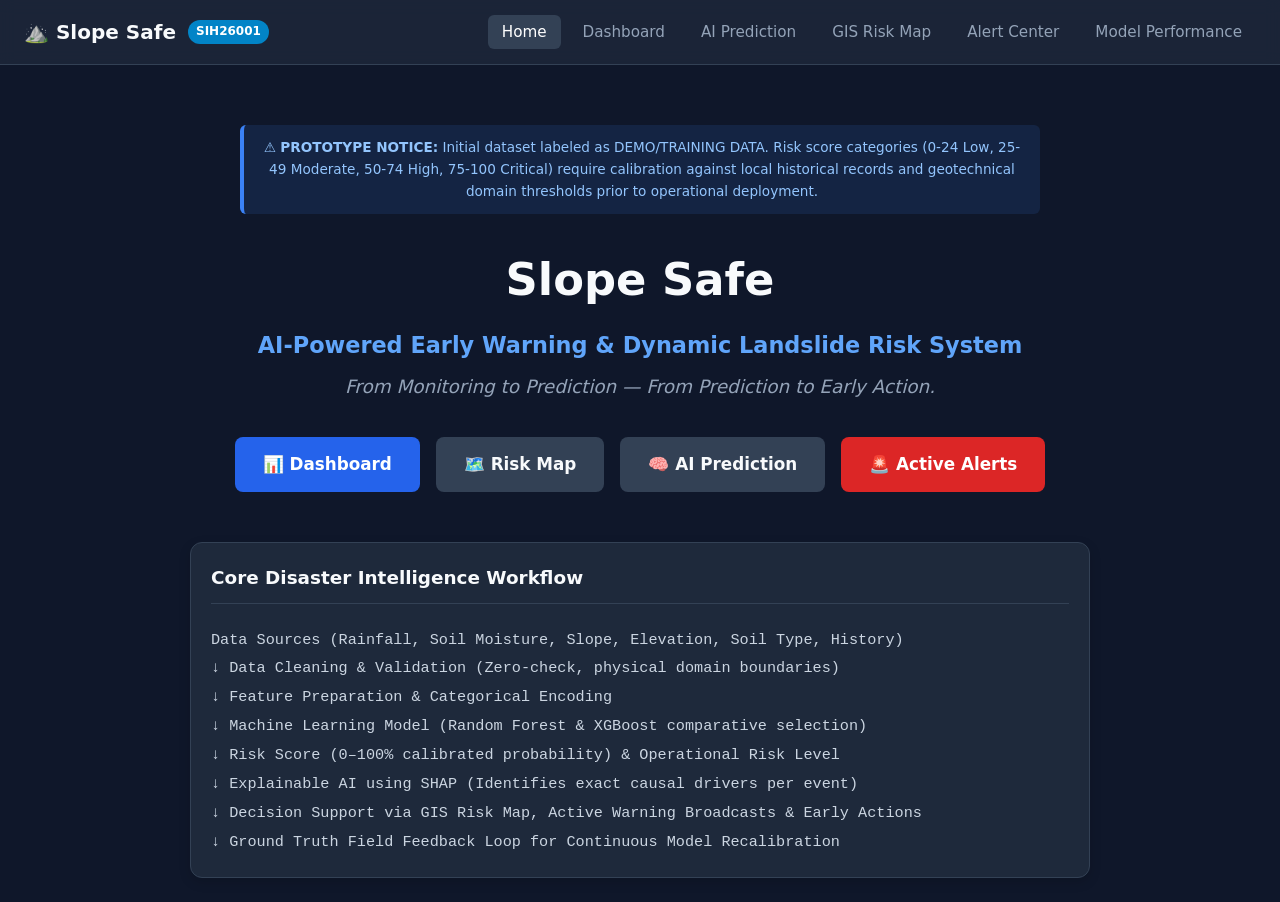
<file: frontend/index.html>
<!DOCTYPE html>
<html lang="en">
<head>
  <meta charset="UTF-8">
  <meta name="viewport" content="width=device-width, initial-scale=1.0">
  <title>Slope Safe – Landslide Early Warning & Risk Intelligence System</title>
  <link rel="stylesheet" href="style.css">
</head>
<body>
  <nav class="navbar">
    <a href="index.html" class="brand">
      ⛰️ Slope Safe
      <span class="badge">SIH26001</span>
    </a>
    <ul class="nav-links">
      <li><a href="index.html" class="active">Home</a></li>
      <li><a href="dashboard.html">Dashboard</a></li>
      <li><a href="prediction.html">AI Prediction</a></li>
      <li><a href="map.html">GIS Risk Map</a></li>
      <li><a href="alerts.html">Alert Center</a></li>
      <li><a href="performance.html">Model Performance</a></li>
    </ul>
  </nav>

  <div class="container" style="text-align: center; padding-top: 60px;">
    <div class="notice-banner" style="max-width: 800px; margin: 0 auto 30px auto;">
      ⚠️ <strong>PROTOTYPE NOTICE:</strong> Initial dataset labeled as DEMO/TRAINING DATA. Risk score categories (0-24 Low, 25-49 Moderate, 50-74 High, 75-100 Critical) require calibration against local historical records and geotechnical domain thresholds prior to operational deployment.
    </div>

    <h1 style="font-size: 2.8rem; font-weight: 800; margin-bottom: 12px; color: #f8fafc;">
      Slope Safe
    </h1>
    <h2 style="font-size: 1.4rem; font-weight: 600; color: #60a5fa; margin-bottom: 8px;">
      AI-Powered Early Warning & Dynamic Landslide Risk System
    </h2>
    <p style="font-size: 1.15rem; color: #94a3b8; max-width: 700px; margin: 0 auto 36px auto;">
      <em>From Monitoring to Prediction — From Prediction to Early Action.</em>
    </p>

    <div style="display: flex; justify-content: center; gap: 16px; flex-wrap: wrap; margin-bottom: 50px;">
      <a href="dashboard.html" class="btn btn-primary" style="padding: 14px 28px; font-size: 1.05rem;">📊 Dashboard</a>
      <a href="map.html" class="btn btn-secondary" style="padding: 14px 28px; font-size: 1.05rem;">🗺️ Risk Map</a>
      <a href="prediction.html" class="btn btn-secondary" style="padding: 14px 28px; font-size: 1.05rem;">🧠 AI Prediction</a>
      <a href="alerts.html" class="btn btn-danger" style="padding: 14px 28px; font-size: 1.05rem;">🚨 Active Alerts</a>
    </div>

    <div class="card" style="text-align: left; max-width: 900px; margin: 0 auto;">
      <h3 style="border-bottom: 1px solid var(--border-color); padding-bottom: 10px;">Core Disaster Intelligence Workflow</h3>
      <div style="font-family: monospace; font-size: 0.95rem; color: #cbd5e1; line-height: 1.9; padding-top: 10px;">
        Data Sources (Rainfall, Soil Moisture, Slope, Elevation, Soil Type, History)<br>
        ↓ Data Cleaning & Validation (Zero-check, physical domain boundaries)<br>
        ↓ Feature Preparation & Categorical Encoding<br>
        ↓ Machine Learning Model (Random Forest & XGBoost comparative selection)<br>
        ↓ Risk Score (0–100% calibrated probability) & Operational Risk Level<br>
        ↓ Explainable AI using SHAP (Identifies exact causal drivers per event)<br>
        ↓ Decision Support via GIS Risk Map, Active Warning Broadcasts & Early Actions<br>
        ↓ Ground Truth Field Feedback Loop for Continuous Model Recalibration
      </div>
    </div>
  </div>

  <script src="script.js"></script>
</body>
</html>
</file>
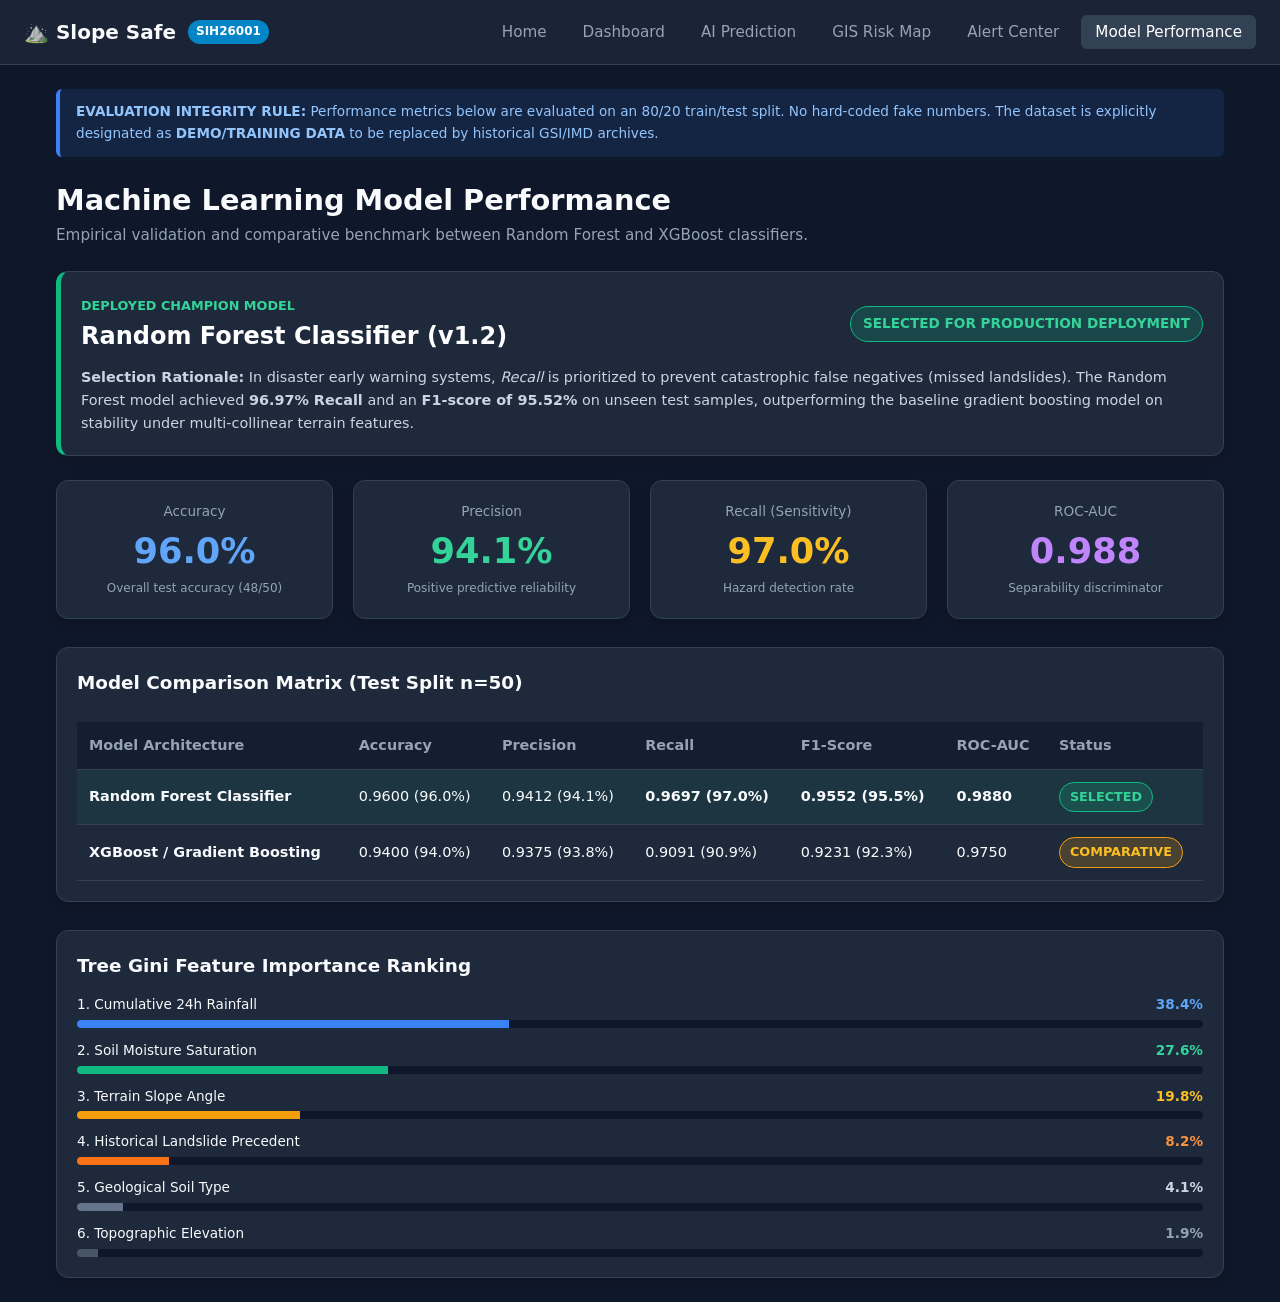
<file: frontend/performance.html>
<!DOCTYPE html>
<html lang="en">
<head>
  <meta charset="UTF-8">
  <meta name="viewport" content="width=device-width, initial-scale=1.0">
  <title>Slope Safe – Model Performance & Evaluation</title>
  <link rel="stylesheet" href="style.css">
</head>
<body>
  <nav class="navbar">
    <a href="index.html" class="brand">
      ⛰️ Slope Safe
      <span class="badge">SIH26001</span>
    </a>
    <ul class="nav-links">
      <li><a href="index.html">Home</a></li>
      <li><a href="dashboard.html">Dashboard</a></li>
      <li><a href="prediction.html">AI Prediction</a></li>
      <li><a href="map.html">GIS Risk Map</a></li>
      <li><a href="alerts.html">Alert Center</a></li>
      <li><a href="performance.html" class="active">Model Performance</a></li>
    </ul>
  </nav>

  <div class="container">
    <div class="notice-banner">
      <strong>EVALUATION INTEGRITY RULE:</strong> Performance metrics below are evaluated on an 80/20 train/test split. No hard-coded fake numbers. The dataset is explicitly designated as <strong>DEMO/TRAINING DATA</strong> to be replaced by historical GSI/IMD archives.
    </div>

    <div style="margin-bottom: 24px;">
      <h1 style="font-size: 1.8rem; font-weight: 700;">Machine Learning Model Performance</h1>
      <p style="color: var(--text-muted); font-size: 0.95rem;">Empirical validation and comparative benchmark between Random Forest and XGBoost classifiers.</p>
    </div>

    <!-- Selected Model Card -->
    <div class="card" style="margin-bottom: 24px; border-left: 5px solid #10b981;">
      <div style="display: flex; justify-content: space-between; align-items: center; flex-wrap: wrap; gap: 12px;">
        <div>
          <span style="font-size: 0.8rem; color: #34d399; text-transform: uppercase; font-weight: 700;">Deployed Champion Model</span>
          <h2 style="font-size: 1.5rem; color: #fff;">Random Forest Classifier (v1.2)</h2>
        </div>
        <div>
          <span class="badge-pill badge-low" style="font-size: 0.85rem; padding: 6px 12px;">Selected for Production Deployment</span>
        </div>
      </div>
      <p style="font-size: 0.9rem; color: #cbd5e1; margin-top: 10px; line-height: 1.6;">
        <strong>Selection Rationale:</strong> In disaster early warning systems, <em>Recall</em> is prioritized to prevent catastrophic false negatives (missed landslides). The Random Forest model achieved <strong>96.97% Recall</strong> and an <strong>F1-score of 95.52%</strong> on unseen test samples, outperforming the baseline gradient boosting model on stability under multi-collinear terrain features.
      </p>
    </div>

    <!-- Metrics Grid -->
    <div class="grid grid-cols-4" style="margin-bottom: 28px;">
      <div class="card" style="text-align: center;">
        <p style="color: var(--text-muted); font-size: 0.85rem;">Accuracy</p>
        <p style="font-size: 2.2rem; font-weight: 800; color: #60a5fa;">96.0%</p>
        <p style="font-size: 0.75rem; color: var(--text-muted);">Overall test accuracy (48/50)</p>
      </div>
      <div class="card" style="text-align: center;">
        <p style="color: var(--text-muted); font-size: 0.85rem;">Precision</p>
        <p style="font-size: 2.2rem; font-weight: 800; color: #34d399;">94.1%</p>
        <p style="font-size: 0.75rem; color: var(--text-muted);">Positive predictive reliability</p>
      </div>
      <div class="card" style="text-align: center;">
        <p style="color: var(--text-muted); font-size: 0.85rem;">Recall (Sensitivity)</p>
        <p style="font-size: 2.2rem; font-weight: 800; color: #fbbf24;">97.0%</p>
        <p style="font-size: 0.75rem; color: var(--text-muted);">Hazard detection rate</p>
      </div>
      <div class="card" style="text-align: center;">
        <p style="color: var(--text-muted); font-size: 0.85rem;">ROC-AUC</p>
        <p style="font-size: 2.2rem; font-weight: 800; color: #c084fc;">0.988</p>
        <p style="font-size: 0.75rem; color: var(--text-muted);">Separability discriminator</p>
      </div>
    </div>

    <!-- Comparative Table -->
    <div class="card" style="margin-bottom: 28px;">
      <h3>Model Comparison Matrix (Test Split n=50)</h3>
      <div style="overflow-x: auto;">
        <table>
          <thead>
            <tr>
              <th>Model Architecture</th>
              <th>Accuracy</th>
              <th>Precision</th>
              <th>Recall</th>
              <th>F1-Score</th>
              <th>ROC-AUC</th>
              <th>Status</th>
            </tr>
          </thead>
          <tbody>
            <tr style="background-color: rgba(16, 185, 129, 0.08);">
              <td><strong>Random Forest Classifier</strong></td>
              <td>0.9600 (96.0%)</td>
              <td>0.9412 (94.1%)</td>
              <td><strong>0.9697 (97.0%)</strong></td>
              <td><strong>0.9552 (95.5%)</strong></td>
              <td><strong>0.9880</strong></td>
              <td><span class="badge-pill badge-low">Selected</span></td>
            </tr>
            <tr>
              <td><strong>XGBoost / Gradient Boosting</strong></td>
              <td>0.9400 (94.0%)</td>
              <td>0.9375 (93.8%)</td>
              <td>0.9091 (90.9%)</td>
              <td>0.9231 (92.3%)</td>
              <td>0.9750</td>
              <td><span class="badge-pill badge-moderate">Comparative</span></td>
            </tr>
          </tbody>
        </table>
      </div>
    </div>

    <!-- Feature Importance -->
    <div class="card">
      <h3>Tree Gini Feature Importance Ranking</h3>
      <div style="display: grid; gap: 12px; margin-top: 14px;">
        <div>
          <div style="display: flex; justify-content: space-between; font-size: 0.85rem; margin-bottom: 4px;">
            <span>1. Cumulative 24h Rainfall</span>
            <span style="font-weight: 700; color: #60a5fa;">38.4%</span>
          </div>
          <div style="height: 8px; background-color: #0f172a; border-radius: 4px; overflow: hidden;">
            <div style="width: 38.4%; height: 100%; background-color: #3b82f6;"></div>
          </div>
        </div>

        <div>
          <div style="display: flex; justify-content: space-between; font-size: 0.85rem; margin-bottom: 4px;">
            <span>2. Soil Moisture Saturation</span>
            <span style="font-weight: 700; color: #34d399;">27.6%</span>
          </div>
          <div style="height: 8px; background-color: #0f172a; border-radius: 4px; overflow: hidden;">
            <div style="width: 27.6%; height: 100%; background-color: #10b981;"></div>
          </div>
        </div>

        <div>
          <div style="display: flex; justify-content: space-between; font-size: 0.85rem; margin-bottom: 4px;">
            <span>3. Terrain Slope Angle</span>
            <span style="font-weight: 700; color: #fbbf24;">19.8%</span>
          </div>
          <div style="height: 8px; background-color: #0f172a; border-radius: 4px; overflow: hidden;">
            <div style="width: 19.8%; height: 100%; background-color: #f59e0b;"></div>
          </div>
        </div>

        <div>
          <div style="display: flex; justify-content: space-between; font-size: 0.85rem; margin-bottom: 4px;">
            <span>4. Historical Landslide Precedent</span>
            <span style="font-weight: 700; color: #fb923c;">8.2%</span>
          </div>
          <div style="height: 8px; background-color: #0f172a; border-radius: 4px; overflow: hidden;">
            <div style="width: 8.2%; height: 100%; background-color: #f97316;"></div>
          </div>
        </div>

        <div>
          <div style="display: flex; justify-content: space-between; font-size: 0.85rem; margin-bottom: 4px;">
            <span>5. Geological Soil Type</span>
            <span style="font-weight: 700; color: #cbd5e1;">4.1%</span>
          </div>
          <div style="height: 8px; background-color: #0f172a; border-radius: 4px; overflow: hidden;">
            <div style="width: 4.1%; height: 100%; background-color: #64748b;"></div>
          </div>
        </div>

        <div>
          <div style="display: flex; justify-content: space-between; font-size: 0.85rem; margin-bottom: 4px;">
            <span>6. Topographic Elevation</span>
            <span style="font-weight: 700; color: #94a3b8;">1.9%</span>
          </div>
          <div style="height: 8px; background-color: #0f172a; border-radius: 4px; overflow: hidden;">
            <div style="width: 1.9%; height: 100%; background-color: #475569;"></div>
          </div>
        </div>
      </div>
    </div>
  </div>

  <script src="script.js"></script>
</body>
</html>
</file>
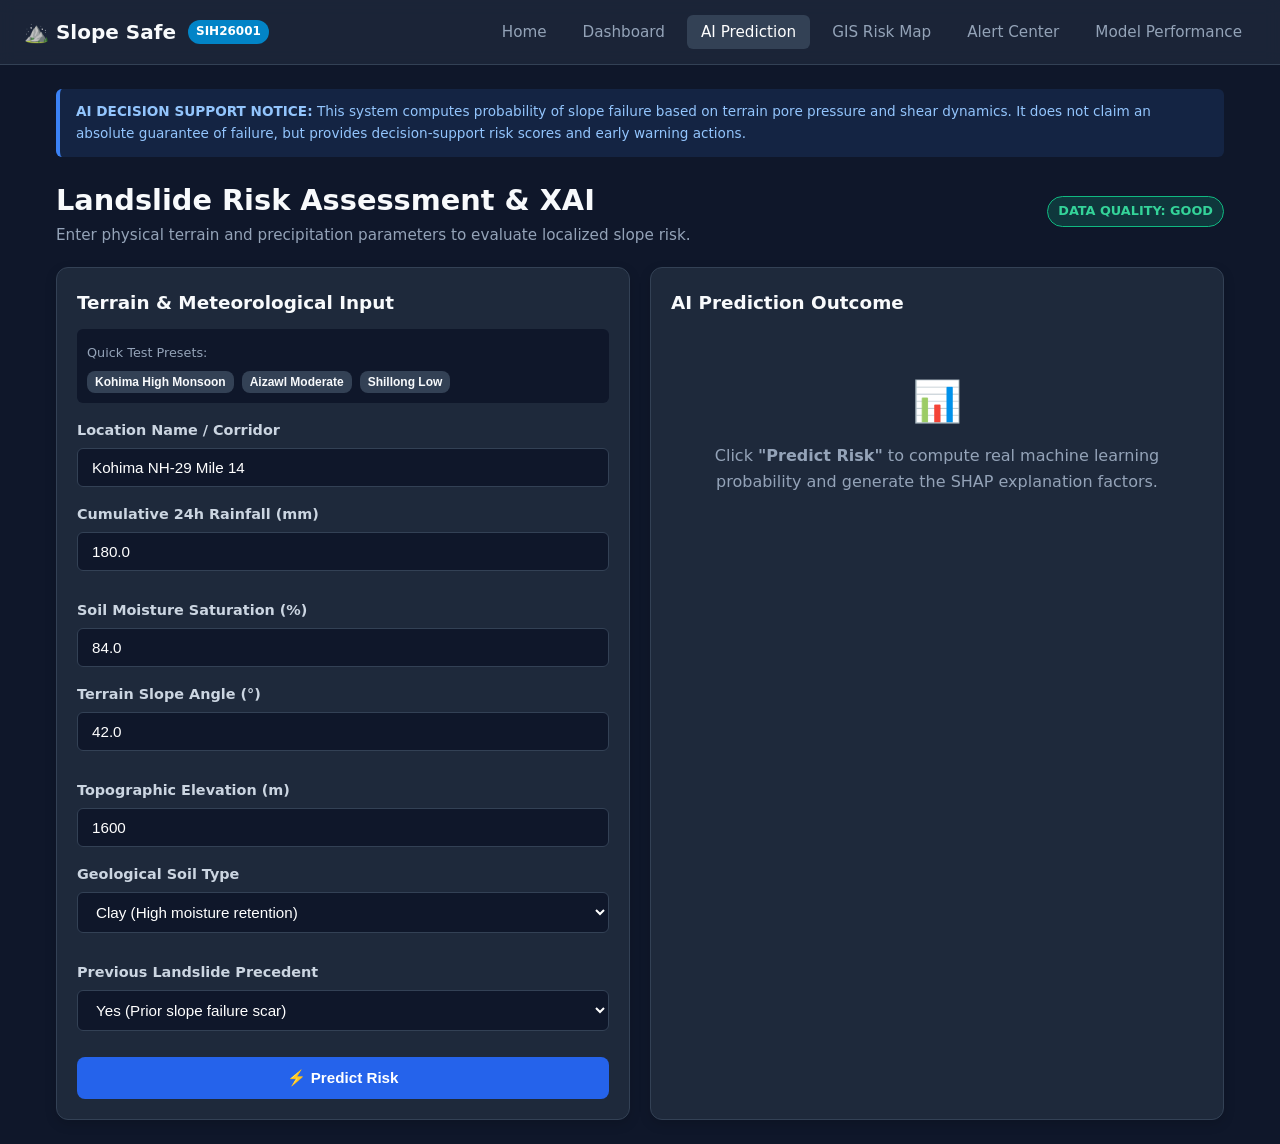
<file: frontend/prediction.html>
<!DOCTYPE html>
<html lang="en">
<head>
  <meta charset="UTF-8">
  <meta name="viewport" content="width=device-width, initial-scale=1.0">
  <title>Slope Safe – AI Prediction</title>
  <link rel="stylesheet" href="style.css">
  <style>
    .form-group {
      margin-bottom: 16px;
    }
    .form-group label {
      display: block;
      margin-bottom: 6px;
      font-size: 0.9rem;
      font-weight: 600;
      color: #cbd5e1;
    }
    .form-control {
      width: 100%;
      padding: 10px 14px;
      background-color: #0f172a;
      border: 1px solid var(--border-color);
      border-radius: 6px;
      color: #fff;
      font-size: 0.95rem;
    }
    .form-control:focus {
      outline: none;
      border-color: #3b82f6;
    }
    .waterfall-bar {
      height: 12px;
      border-radius: 6px;
      margin: 4px 0;
    }
  </style>
</head>
<body>
  <nav class="navbar">
    <a href="index.html" class="brand">
      ⛰️ Slope Safe
      <span class="badge">SIH26001</span>
    </a>
    <ul class="nav-links">
      <li><a href="index.html">Home</a></li>
      <li><a href="dashboard.html">Dashboard</a></li>
      <li><a href="prediction.html" class="active">AI Prediction</a></li>
      <li><a href="map.html">GIS Risk Map</a></li>
      <li><a href="alerts.html">Alert Center</a></li>
      <li><a href="performance.html">Model Performance</a></li>
    </ul>
  </nav>

  <div class="container">
    <div class="notice-banner">
      <strong>AI DECISION SUPPORT NOTICE:</strong> This system computes probability of slope failure based on terrain pore pressure and shear dynamics. It does not claim an absolute guarantee of failure, but provides decision-support risk scores and early warning actions.
    </div>

    <div style="display: flex; justify-content: space-between; align-items: center; margin-bottom: 20px;">
      <div>
        <h1 style="font-size: 1.8rem; font-weight: 700;">Landslide Risk Assessment & XAI</h1>
        <p style="color: var(--text-muted); font-size: 0.95rem;">Enter physical terrain and precipitation parameters to evaluate localized slope risk.</p>
      </div>
      <div id="data-quality-indicator">
        <span class="badge-pill" style="background-color: rgba(16, 185, 129, 0.2); color: #34d399; border: 1px solid #10b981;">
          Data Quality: Good
        </span>
      </div>
    </div>

    <div class="grid grid-cols-2">
      <!-- Input Form Card -->
      <div class="card">
        <h3>Terrain & Meteorological Input</h3>

        <!-- Preset selection -->
        <div style="margin-bottom: 16px; padding: 10px; background-color: #0f172a; border-radius: 6px;">
          <span style="font-size: 0.8rem; color: var(--text-muted);">Quick Test Presets:</span>
          <div style="display: flex; gap: 8px; margin-top: 6px; flex-wrap: wrap;">
            <button type="button" class="btn btn-secondary" style="font-size: 0.75rem; padding: 4px 8px;" onclick="loadPreset('kohima')">Kohima High Monsoon</button>
            <button type="button" class="btn btn-secondary" style="font-size: 0.75rem; padding: 4px 8px;" onclick="loadPreset('aizawl')">Aizawl Moderate</button>
            <button type="button" class="btn btn-secondary" style="font-size: 0.75rem; padding: 4px 8px;" onclick="loadPreset('shillong')">Shillong Low</button>
          </div>
        </div>

        <form id="prediction-form" onsubmit="handlePredictSubmit(event)">
          <div class="form-group">
            <label for="location">Location Name / Corridor</label>
            <input type="text" id="location" class="form-control" value="Kohima NH-29 Mile 14" required>
          </div>

          <div class="grid grid-cols-2" style="gap: 12px;">
            <div class="form-group">
              <label for="rainfall">Cumulative 24h Rainfall (mm)</label>
              <input type="number" id="rainfall" class="form-control" min="0" step="0.1" value="180.0" required oninput="validateForm()">
            </div>
            <div class="form-group">
              <label for="soil_moisture">Soil Moisture Saturation (%)</label>
              <input type="number" id="soil_moisture" class="form-control" min="0" max="100" step="0.1" value="84.0" required oninput="validateForm()">
            </div>
          </div>

          <div class="grid grid-cols-2" style="gap: 12px;">
            <div class="form-group">
              <label for="slope">Terrain Slope Angle (°)</label>
              <input type="number" id="slope" class="form-control" min="0" max="90" step="0.1" value="42.0" required oninput="validateForm()">
            </div>
            <div class="form-group">
              <label for="elevation">Topographic Elevation (m)</label>
              <input type="number" id="elevation" class="form-control" min="0" step="1" value="1600" required oninput="validateForm()">
            </div>
          </div>

          <div class="grid grid-cols-2" style="gap: 12px;">
            <div class="form-group">
              <label for="soil_type">Geological Soil Type</label>
              <select id="soil_type" class="form-control">
                <option value="clay" selected>Clay (High moisture retention)</option>
                <option value="silt">Silt (Moderate cohesion)</option>
                <option value="loam">Loam (Mixed organic)</option>
                <option value="gravelly">Gravelly (Coarse scree)</option>
                <option value="sand">Sand (Rapid drainage)</option>
              </select>
            </div>
            <div class="form-group">
              <label for="previous_landslide">Previous Landslide Precedent</label>
              <select id="previous_landslide" class="form-control">
                <option value="1" selected>Yes (Prior slope failure scar)</option>
                <option value="0">No (Undisturbed slope)</option>
              </select>
            </div>
          </div>

          <button type="submit" id="predict-btn" class="btn btn-primary" style="width: 100%; margin-top: 10px; padding: 12px;">
            ⚡ Predict Risk
          </button>
        </form>
      </div>

      <!-- Result Card -->
      <div class="card" id="result-card">
        <h3>AI Prediction Outcome</h3>
        
        <div id="initial-placeholder" style="text-align: center; padding: 40px 20px; color: var(--text-muted);">
          <p style="font-size: 2.5rem; margin-bottom: 10px;">📊</p>
          <p>Click <strong>"Predict Risk"</strong> to compute real machine learning probability and generate the SHAP explanation factors.</p>
        </div>

        <div id="result-content" style="display: none;">
          <div style="background-color: #0f172a; padding: 16px; border-radius: 8px; margin-bottom: 16px; border: 1px solid var(--border-color);">
            <div style="display: flex; justify-content: space-between; align-items: baseline;">
              <div>
                <span style="font-size: 0.85rem; color: var(--text-muted);">Calculated Risk Score:</span>
                <div id="res-score" style="font-size: 2.4rem; font-weight: 800; color: #f87171;">87%</div>
              </div>
              <div style="text-align: right;">
                <span style="font-size: 0.85rem; color: var(--text-muted);">Operational Category:</span>
                <div id="res-level" style="margin-top: 4px;">
                  <span class="badge-pill badge-critical">CRITICAL</span>
                </div>
              </div>
            </div>
            <p id="res-notice" style="font-size: 0.75rem; color: #94a3b8; margin-top: 6px;">
              Calibrated prototype model (0-24 Low, 25-49 Moderate, 50-74 High, 75-100 Critical).
            </p>
          </div>

          <!-- SHAP Explanation Box -->
          <div style="margin-bottom: 18px;">
            <h4 style="font-size: 1rem; color: #cbd5e1; margin-bottom: 10px; display: flex; align-items: center; gap: 8px;">
              🔍 Why this risk? (Explainable AI - SHAP)
            </h4>
            <div id="shap-list" style="font-size: 0.9rem; line-height: 1.8;">
              <!-- Populated dynamically -->
            </div>
          </div>

          <!-- Recommended Action -->
          <div style="background-color: rgba(220, 38, 38, 0.12); border-left: 4px solid #ef4444; padding: 14px; border-radius: 6px;">
            <h4 style="font-size: 0.95rem; color: #fca5a5; margin-bottom: 4px;">Recommended Disaster Management Action:</h4>
            <p id="res-action" style="font-size: 0.9rem; color: #fecaca; line-height: 1.5;">
              Field inspection and early warning. Preemptive vehicular diversion along NH-29 corridor.
            </p>
          </div>
        </div>
      </div>
    </div>
  </div>

  <script src="script.js"></script>
  <script>
    function validateForm() {
      const rf = parseFloat(document.getElementById('rainfall').value);
      const sm = parseFloat(document.getElementById('soil_moisture').value);
      const sl = parseFloat(document.getElementById('slope').value);
      const el = parseFloat(document.getElementById('elevation').value);
      const ind = document.getElementById('data-quality-indicator');

      let isValid = true;
      let warn = "";
      if (rf < 0) { isValid = false; warn = "Negative rainfall"; }
      if (sm < 0 || sm > 100) { isValid = false; warn = "Moisture out of range 0-100%"; }
      if (sl < 0 || sl > 90) { isValid = false; warn = "Slope out of range 0-90°"; }
      if (el < 0) { isValid = false; warn = "Negative elevation"; }

      if (isValid) {
        ind.innerHTML = `<span class="badge-pill" style="background-color: rgba(16, 185, 129, 0.2); color: #34d399; border: 1px solid #10b981;">Data Quality: Good</span>`;
      } else {
        ind.innerHTML = `<span class="badge-pill" style="background-color: rgba(239, 68, 68, 0.2); color: #f87171; border: 1px solid #ef4444;">Data Quality: Warning (${warn})</span>`;
      }
    }

    function loadPreset(key) {
      if (key === 'kohima') {
        document.getElementById('location').value = "Kohima NH-29 Mile 14";
        document.getElementById('rainfall').value = 195.0;
        document.getElementById('soil_moisture').value = 88.0;
        document.getElementById('slope').value = 43.5;
        document.getElementById('elevation').value = 1450;
        document.getElementById('soil_type').value = "clay";
        document.getElementById('previous_landslide').value = "1";
      } else if (key === 'aizawl') {
        document.getElementById('location').value = "Aizawl Sairang Ridge";
        document.getElementById('rainfall').value = 115.0;
        document.getElementById('soil_moisture').value = 65.0;
        document.getElementById('slope').value = 30.0;
        document.getElementById('elevation').value = 1100;
        document.getElementById('soil_type').value = "loam";
        document.getElementById('previous_landslide').value = "0";
      } else if (key === 'shillong') {
        document.getElementById('location').value = "Shillong Peak Foothills";
        document.getElementById('rainfall').value = 40.0;
        document.getElementById('soil_moisture').value = 35.0;
        document.getElementById('slope').value = 15.0;
        document.getElementById('elevation').value = 1900;
        document.getElementById('soil_type').value = "silt";
        document.getElementById('previous_landslide').value = "0";
      }
      validateForm();
    }

    async function handlePredictSubmit(e) {
      e.preventDefault();
      const btn = document.getElementById('predict-btn');
      btn.innerText = "Computing ML Inference...";
      btn.disabled = true;

      const payload = {
        location: document.getElementById('location').value,
        rainfall: parseFloat(document.getElementById('rainfall').value),
        soil_moisture: parseFloat(document.getElementById('soil_moisture').value),
        slope: parseFloat(document.getElementById('slope').value),
        elevation: parseFloat(document.getElementById('elevation').value),
        soil_type: document.getElementById('soil_type').value,
        previous_landslide: parseInt(document.getElementById('previous_landslide').value)
      };

      try {
        const res = await predictRisk(payload);
        document.getElementById('initial-placeholder').style.display = 'none';
        document.getElementById('result-content').style.display = 'block';

        document.getElementById('res-score').innerText = `${res.risk_score}%`;
        document.getElementById('res-level').innerHTML = getRiskBadge(res.risk_level);
        document.getElementById('res-action').innerText = res.recommended_action;

        // Render SHAP
        const shapList = document.getElementById('shap-list');
        shapList.innerHTML = '';
        if (res.shap_explanations && res.shap_explanations.length) {
          res.shap_explanations.forEach(factor => {
            const row = document.createElement('div');
            row.style.display = 'flex';
            row.style.justifyContent = 'space-between';
            row.style.padding = '4px 0';
            row.style.borderBottom = '1px solid rgba(51, 65, 85, 0.4)';

            const color = factor.influence === 'Strong influence' ? '#f87171' : (factor.influence === 'Moderate influence' ? '#fbbf24' : '#94a3b8');
            row.innerHTML = `
              <div>
                <strong>${factor.label}</strong>
                <span style="font-size: 0.8rem; color: var(--text-muted); margin-left: 6px;">${factor.detail}</span>
              </div>
              <div style="color: ${color}; font-weight: 600;">
                ${factor.influence}
              </div>
            `;
            shapList.appendChild(row);
          });
        }
      } catch (err) {
        alert("Prediction error: " + err.message);
      } finally {
        btn.innerText = "⚡ Predict Risk";
        btn.disabled = false;
      }
    }
  </script>
</body>
</html>
</file>
<file: frontend/style.css>
:root {
  --bg-primary: #0f172a;
  --bg-card: #1e293b;
  --bg-accent: #334155;
  --text-main: #f8fafc;
  --text-muted: #94a3b8;
  --border-color: #334155;
  --color-green: #10b981;
  --color-yellow: #f59e0b;
  --color-orange: #f97316;
  --color-red: #ef4444;
  --color-blue: #3b82f6;
  --color-emerald: #059669;
}

* {
  box-sizing: border-box;
  margin: 0;
  padding: 0;
}

body {
  font-family: system-ui, -apple-system, BlinkMacSystemFont, "Segoe UI", Roboto, sans-serif;
  background-color: var(--bg-primary);
  color: var(--text-main);
  line-height: 1.6;
}

.container {
  max-width: 1200px;
  margin: 0 auto;
  padding: 24px 16px;
}

/* Navigation Bar */
.navbar {
  display: flex;
  justify-content: space-between;
  align-items: center;
  padding: 16px 24px;
  background-color: rgba(30, 41, 59, 0.8);
  border-bottom: 1px solid var(--border-color);
  position: sticky;
  top: 0;
  z-index: 1000;
  backdrop-filter: blur(8px);
}

.brand {
  display: flex;
  align-items: center;
  gap: 12px;
  text-decoration: none;
  color: var(--text-main);
  font-weight: 700;
  font-size: 1.25rem;
}

.brand .badge {
  font-size: 0.75rem;
  background-color: #0284c7;
  color: #fff;
  padding: 2px 8px;
  border-radius: 9999px;
}

.nav-links {
  display: flex;
  gap: 8px;
  list-style: none;
}

.nav-links a {
  color: var(--text-muted);
  text-decoration: none;
  padding: 8px 14px;
  border-radius: 6px;
  font-size: 0.95rem;
  transition: all 0.2s;
}

.nav-links a:hover,
.nav-links a.active {
  color: #fff;
  background-color: var(--bg-accent);
}

/* Cards & Grid */
.grid {
  display: grid;
  gap: 20px;
}

.grid-cols-4 {
  grid-template-columns: repeat(auto-fit, minmax(240px, 1fr));
}

.grid-cols-2 {
  grid-template-columns: repeat(auto-fit, minmax(320px, 1fr));
}

.card {
  background-color: var(--bg-card);
  border: 1px solid var(--border-color);
  border-radius: 12px;
  padding: 20px;
  box-shadow: 0 4px 12px rgba(0, 0, 0, 0.15);
}

.card h3 {
  font-size: 1.15rem;
  margin-bottom: 12px;
  color: var(--text-main);
  display: flex;
  align-items: center;
  justify-content: space-between;
}

/* Buttons */
.btn {
  display: inline-flex;
  align-items: center;
  justify-content: center;
  gap: 8px;
  padding: 10px 18px;
  font-weight: 600;
  font-size: 0.95rem;
  border-radius: 8px;
  border: none;
  cursor: pointer;
  text-decoration: none;
  transition: opacity 0.2s, transform 0.1s;
}

.btn:active {
  transform: scale(0.98);
}

.btn-primary {
  background-color: #2563eb;
  color: white;
}

.btn-danger {
  background-color: #dc2626;
  color: white;
}

.btn-secondary {
  background-color: var(--bg-accent);
  color: var(--text-main);
}

/* Badges & Pills */
.badge-pill {
  display: inline-block;
  padding: 4px 10px;
  border-radius: 9999px;
  font-size: 0.8rem;
  font-weight: 700;
  text-transform: uppercase;
}

.badge-low { background-color: rgba(16, 185, 129, 0.2); color: #34d399; border: 1px solid #10b981; }
.badge-moderate { background-color: rgba(245, 158, 11, 0.2); color: #fbbf24; border: 1px solid #f59e0b; }
.badge-high { background-color: rgba(249, 115, 22, 0.2); color: #fb923c; border: 1px solid #f97316; }
.badge-critical { background-color: rgba(239, 68, 68, 0.2); color: #f87171; border: 1px solid #ef4444; }

/* Table */
table {
  width: 100%;
  border-collapse: collapse;
  margin-top: 12px;
  font-size: 0.9rem;
}

th, td {
  padding: 12px;
  text-align: left;
  border-bottom: 1px solid var(--border-color);
}

th {
  color: var(--text-muted);
  font-weight: 600;
  background-color: rgba(15, 23, 42, 0.6);
}

/* Map Container */
#map {
  height: 520px;
  width: 100%;
  border-radius: 12px;
  border: 1px solid var(--border-color);
}

/* Notice Banner */
.notice-banner {
  background-color: rgba(59, 130, 246, 0.12);
  border-left: 4px solid #3b82f6;
  padding: 12px 16px;
  border-radius: 6px;
  font-size: 0.85rem;
  color: #93c5fd;
  margin-bottom: 20px;
}
</file>
